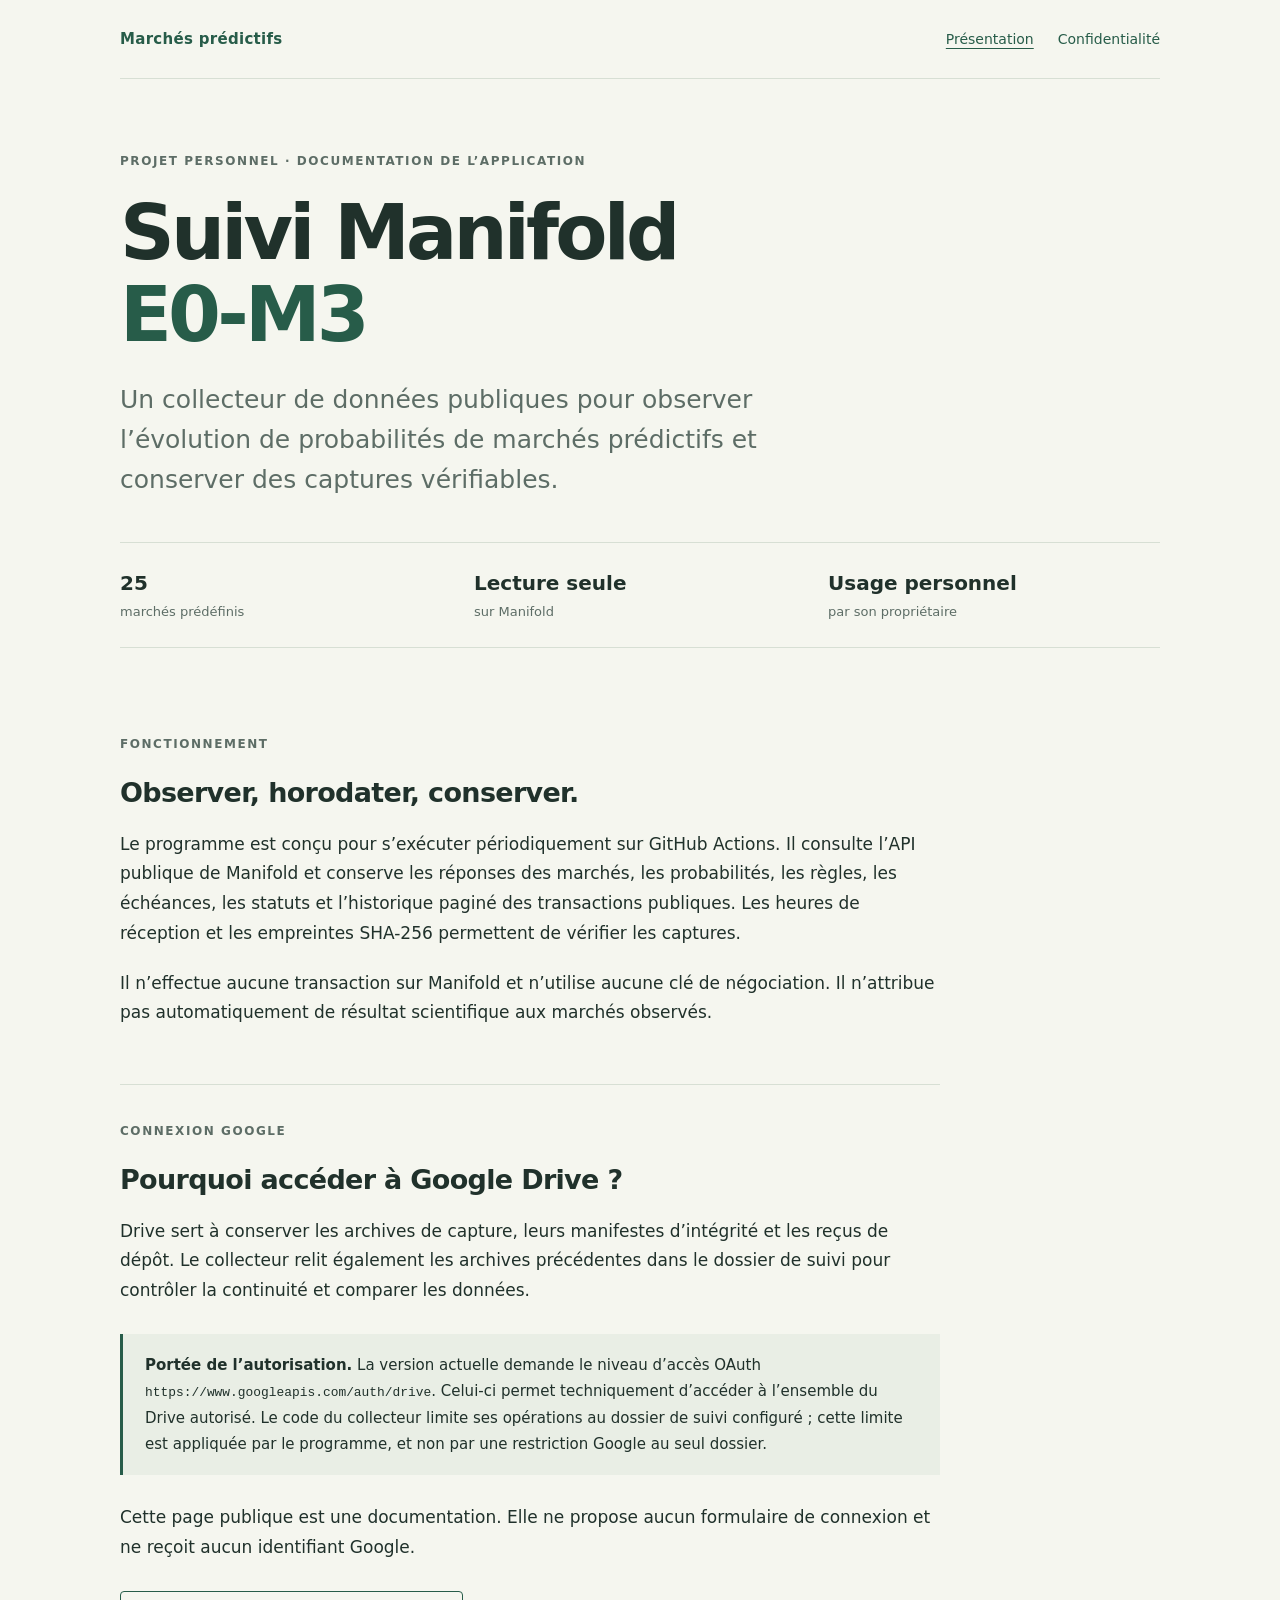
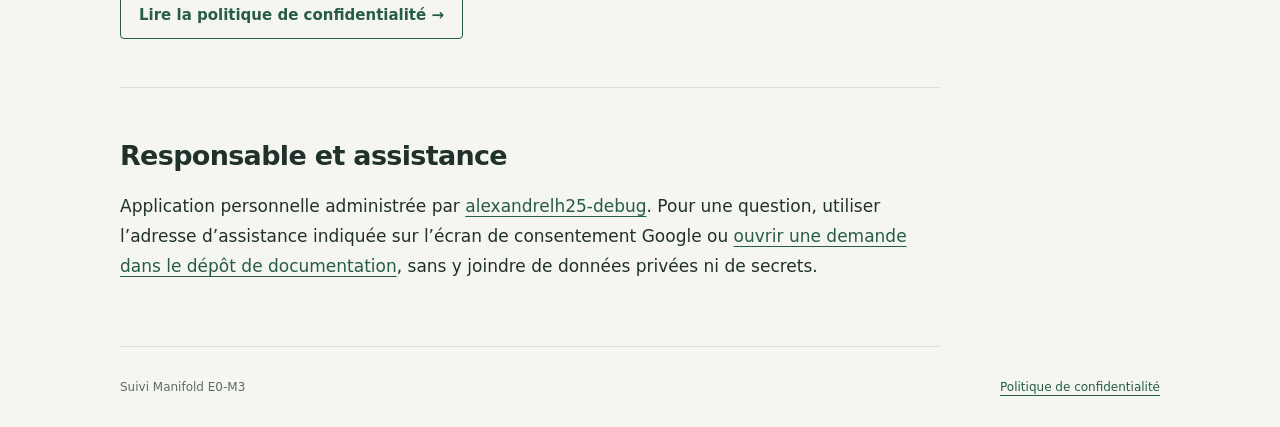
<file: index.html>
<!doctype html>
<html lang="fr">
<head>
<meta charset="utf-8">
<meta name="google-site-verification" content="dc48NmyfaETM3Uc0x7AVWSqrrS4p0wINKPv0_w6TWYk" />
<meta name="viewport" content="width=device-width,initial-scale=1">
<meta name="description" content="Présentation du collecteur personnel Suivi Manifold E0-M3 et de son utilisation de Google Drive.">
<title>Suivi Manifold E0-M3</title>
<link rel="stylesheet" href="style.css">
</head>
<body>
<a class="skip" href="#contenu">Aller au contenu</a>
<header class="wrap"><a class="brand" href="./">Marchés prédictifs</a><nav aria-label="Navigation principale"><a href="./" aria-current="page">Présentation</a><a href="privacy.html">Confidentialité</a></nav></header>
<main id="contenu" class="wrap">
<section class="hero">
<p class="eyebrow">Projet personnel · Documentation de l’application</p>
<h1>Suivi Manifold<br><span>E0-M3</span></h1>
<p class="lead">Un collecteur de données publiques pour observer l’évolution de probabilités de marchés prédictifs et conserver des captures vérifiables.</p>
<div class="facts" aria-label="Périmètre du collecteur"><div><strong>25</strong><span>marchés prédéfinis</span></div><div><strong>Lecture seule</strong><span>sur Manifold</span></div><div><strong>Usage personnel</strong><span>par son propriétaire</span></div></div>
</section>
<section class="section"><p class="eyebrow">Fonctionnement</p><h2>Observer, horodater, conserver.</h2><p>Le programme est conçu pour s’exécuter périodiquement sur GitHub Actions. Il consulte l’API publique de Manifold et conserve les réponses des marchés, les probabilités, les règles, les échéances, les statuts et l’historique paginé des transactions publiques. Les heures de réception et les empreintes SHA-256 permettent de vérifier les captures.</p><p>Il n’effectue aucune transaction sur Manifold et n’utilise aucune clé de négociation. Il n’attribue pas automatiquement de résultat scientifique aux marchés observés.</p></section>
<section class="section"><p class="eyebrow">Connexion Google</p><h2>Pourquoi accéder à Google Drive ?</h2><p>Drive sert à conserver les archives de capture, leurs manifestes d’intégrité et les reçus de dépôt. Le collecteur relit également les archives précédentes dans le dossier de suivi pour contrôler la continuité et comparer les données.</p><aside><strong>Portée de l’autorisation.</strong> La version actuelle demande le niveau d’accès OAuth <code>https://www.googleapis.com/auth/drive</code>. Celui-ci permet techniquement d’accéder à l’ensemble du Drive autorisé. Le code du collecteur limite ses opérations au dossier de suivi configuré ; cette limite est appliquée par le programme, et non par une restriction Google au seul dossier.</aside><p>Cette page publique est une documentation. Elle ne propose aucun formulaire de connexion et ne reçoit aucun identifiant Google.</p><a class="button" href="privacy.html">Lire la politique de confidentialité <span aria-hidden="true">→</span></a></section>
<section class="section compact"><h2>Responsable et assistance</h2><p>Application personnelle administrée par <a href="https://github.com/alexandrelh25-debug">alexandrelh25-debug</a>. Pour une question, utiliser l’adresse d’assistance indiquée sur l’écran de consentement Google ou <a href="https://github.com/alexandrelh25-debug/alexandrelh25-debug.github.io/issues">ouvrir une demande dans le dépôt de documentation</a>, sans y joindre de données privées ni de secrets.</p></section>
</main>
<footer class="wrap"><span>Suivi Manifold E0-M3</span><a href="privacy.html">Politique de confidentialité</a></footer>
</body></html>
</file>
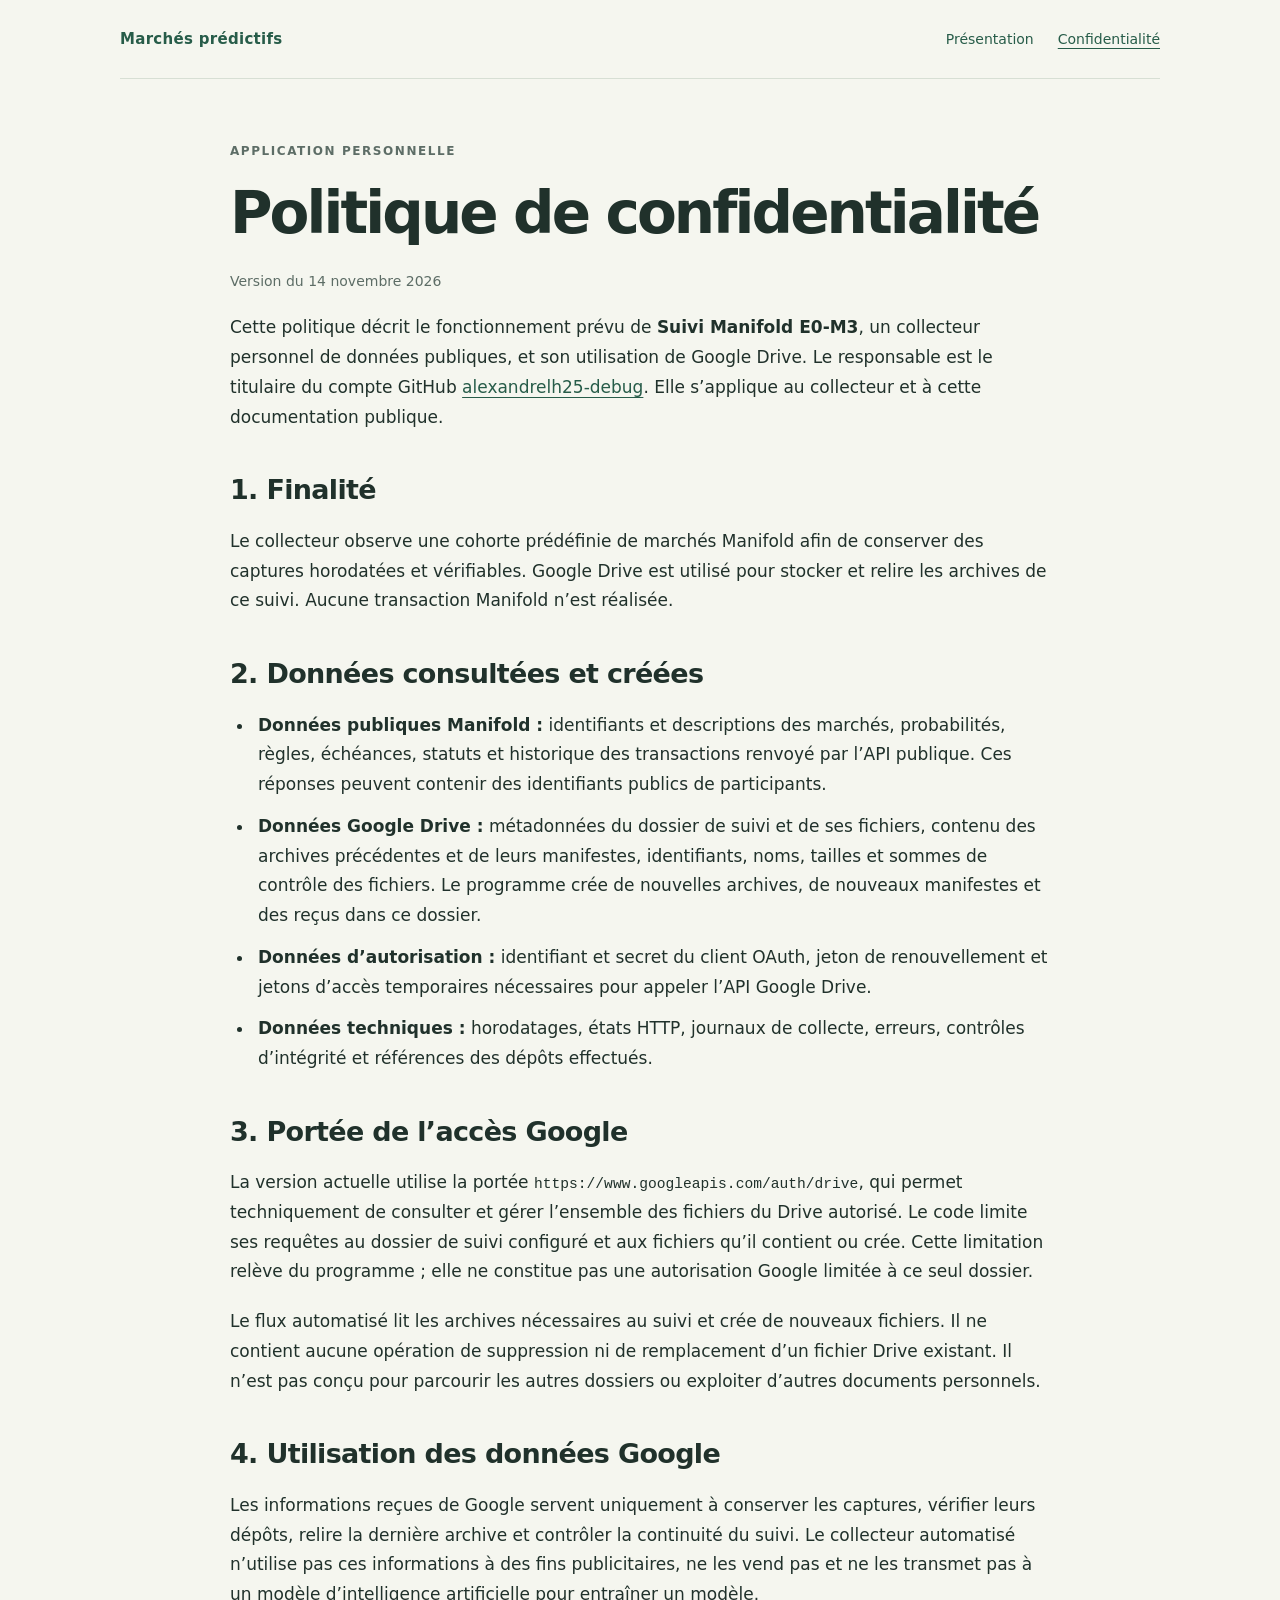
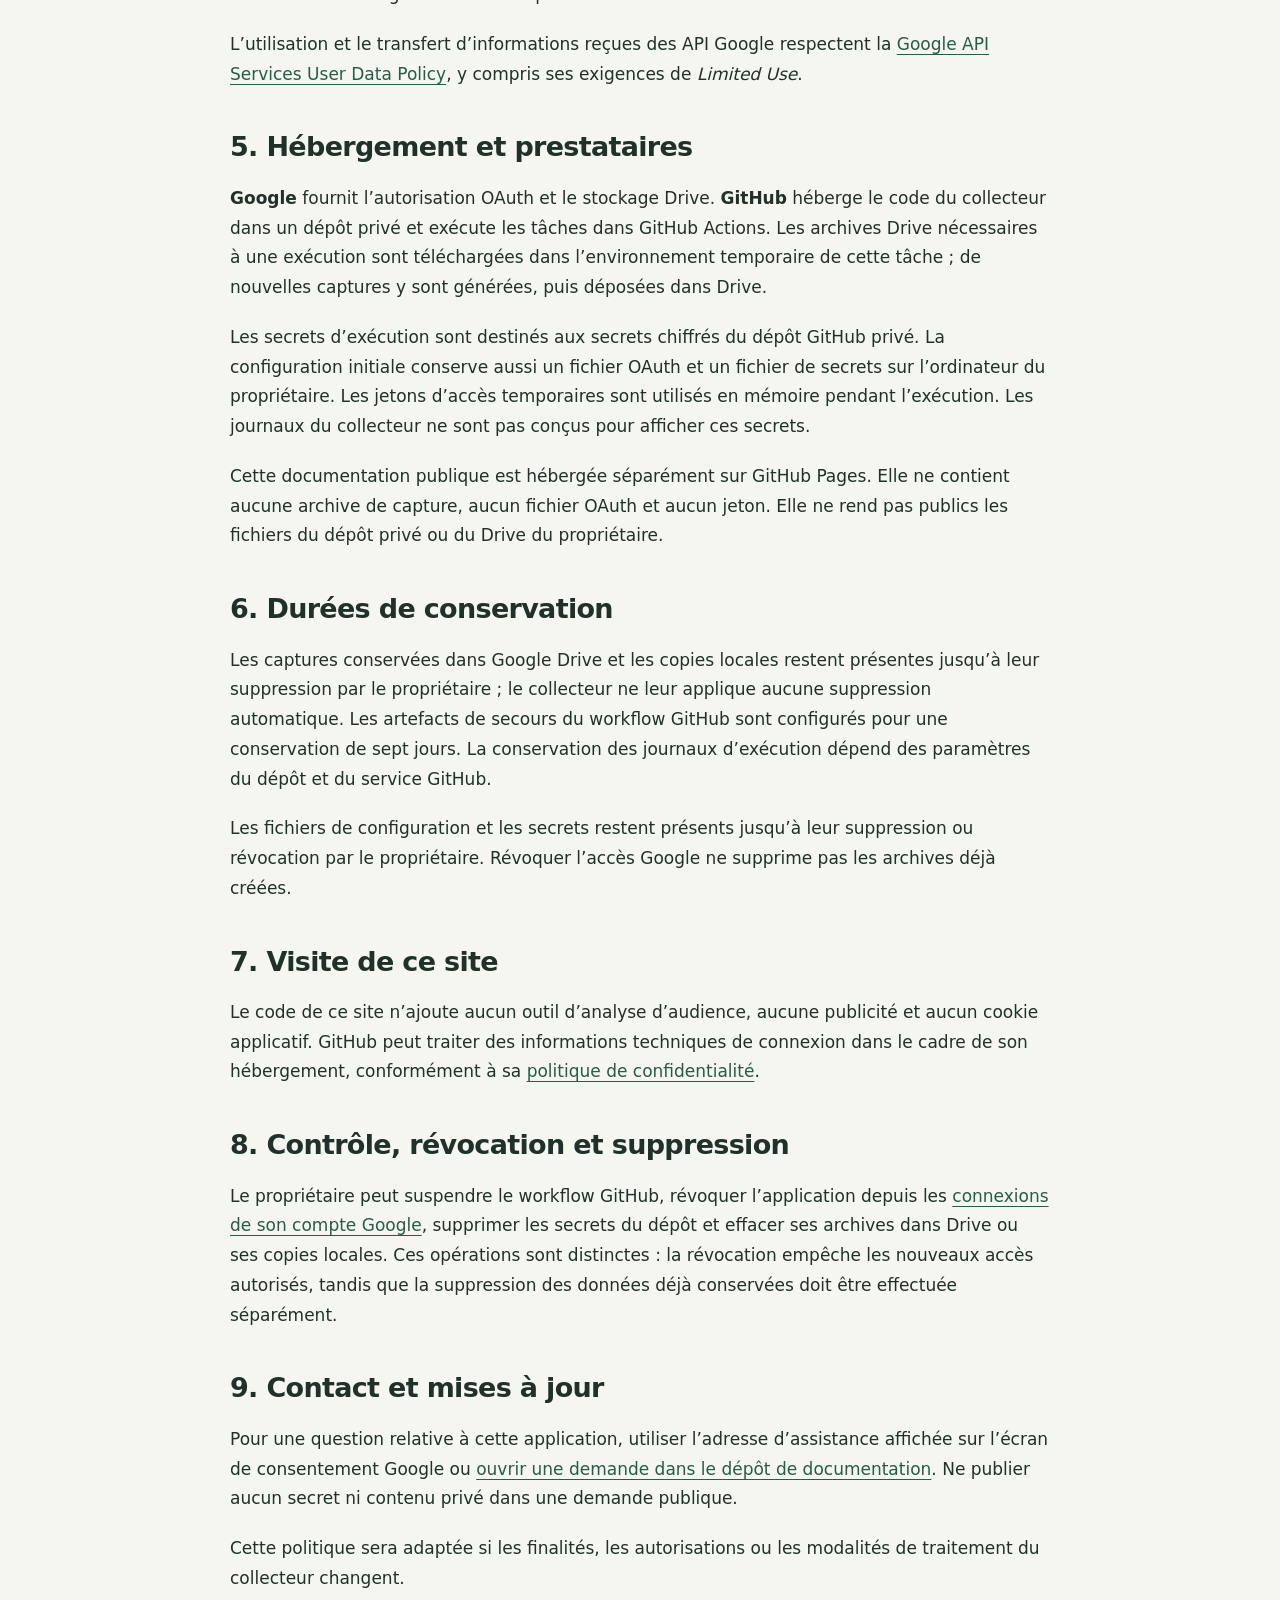
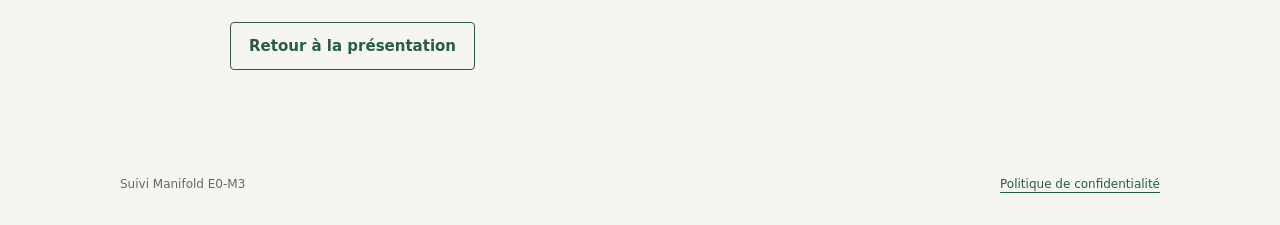
<file: privacy.html>
<!doctype html>
<html lang="fr">
<head>
<meta charset="utf-8">
<meta name="viewport" content="width=device-width,initial-scale=1">
<meta name="description" content="Politique de confidentialité du collecteur personnel Suivi Manifold E0-M3 : accès Google Drive, usages, stockage et révocation.">
<title>Confidentialité · Suivi Manifold E0-M3</title>
<link rel="stylesheet" href="style.css">
</head>
<body>
<a class="skip" href="#contenu">Aller au contenu</a>
<header class="wrap"><a class="brand" href="./">Marchés prédictifs</a><nav aria-label="Navigation principale"><a href="./">Présentation</a><a href="privacy.html" aria-current="page">Confidentialité</a></nav></header>
<main id="contenu" class="wrap article">
<p class="eyebrow">Application personnelle</p><h1>Politique de confidentialité</h1><p class="muted">Version du 14 novembre 2026</p>
<p>Cette politique décrit le fonctionnement prévu de <strong>Suivi Manifold E0-M3</strong>, un collecteur personnel de données publiques, et son utilisation de Google Drive. Le responsable est le titulaire du compte GitHub <a href="https://github.com/alexandrelh25-debug">alexandrelh25-debug</a>. Elle s’applique au collecteur et à cette documentation publique.</p>
<h2>1. Finalité</h2>
<p>Le collecteur observe une cohorte prédéfinie de marchés Manifold afin de conserver des captures horodatées et vérifiables. Google Drive est utilisé pour stocker et relire les archives de ce suivi. Aucune transaction Manifold n’est réalisée.</p>
<h2>2. Données consultées et créées</h2>
<ul><li><strong>Données publiques Manifold :</strong> identifiants et descriptions des marchés, probabilités, règles, échéances, statuts et historique des transactions renvoyé par l’API publique. Ces réponses peuvent contenir des identifiants publics de participants.</li><li><strong>Données Google Drive :</strong> métadonnées du dossier de suivi et de ses fichiers, contenu des archives précédentes et de leurs manifestes, identifiants, noms, tailles et sommes de contrôle des fichiers. Le programme crée de nouvelles archives, de nouveaux manifestes et des reçus dans ce dossier.</li><li><strong>Données d’autorisation :</strong> identifiant et secret du client OAuth, jeton de renouvellement et jetons d’accès temporaires nécessaires pour appeler l’API Google Drive.</li><li><strong>Données techniques :</strong> horodatages, états HTTP, journaux de collecte, erreurs, contrôles d’intégrité et références des dépôts effectués.</li></ul>
<h2>3. Portée de l’accès Google</h2>
<p>La version actuelle utilise la portée <code>https://www.googleapis.com/auth/drive</code>, qui permet techniquement de consulter et gérer l’ensemble des fichiers du Drive autorisé. Le code limite ses requêtes au dossier de suivi configuré et aux fichiers qu’il contient ou crée. Cette limitation relève du programme ; elle ne constitue pas une autorisation Google limitée à ce seul dossier.</p>
<p>Le flux automatisé lit les archives nécessaires au suivi et crée de nouveaux fichiers. Il ne contient aucune opération de suppression ni de remplacement d’un fichier Drive existant. Il n’est pas conçu pour parcourir les autres dossiers ou exploiter d’autres documents personnels.</p>
<h2>4. Utilisation des données Google</h2>
<p>Les informations reçues de Google servent uniquement à conserver les captures, vérifier leurs dépôts, relire la dernière archive et contrôler la continuité du suivi. Le collecteur automatisé n’utilise pas ces informations à des fins publicitaires, ne les vend pas et ne les transmet pas à un modèle d’intelligence artificielle pour entraîner un modèle.</p>
<p>L’utilisation et le transfert d’informations reçues des API Google respectent la <a href="https://developers.google.com/terms/api-services-user-data-policy">Google API Services User Data Policy</a>, y compris ses exigences de <em>Limited Use</em>.</p>
<h2>5. Hébergement et prestataires</h2>
<p><strong>Google</strong> fournit l’autorisation OAuth et le stockage Drive. <strong>GitHub</strong> héberge le code du collecteur dans un dépôt privé et exécute les tâches dans GitHub Actions. Les archives Drive nécessaires à une exécution sont téléchargées dans l’environnement temporaire de cette tâche ; de nouvelles captures y sont générées, puis déposées dans Drive.</p>
<p>Les secrets d’exécution sont destinés aux secrets chiffrés du dépôt GitHub privé. La configuration initiale conserve aussi un fichier OAuth et un fichier de secrets sur l’ordinateur du propriétaire. Les jetons d’accès temporaires sont utilisés en mémoire pendant l’exécution. Les journaux du collecteur ne sont pas conçus pour afficher ces secrets.</p>
<p>Cette documentation publique est hébergée séparément sur GitHub Pages. Elle ne contient aucune archive de capture, aucun fichier OAuth et aucun jeton. Elle ne rend pas publics les fichiers du dépôt privé ou du Drive du propriétaire.</p>
<h2>6. Durées de conservation</h2>
<p>Les captures conservées dans Google Drive et les copies locales restent présentes jusqu’à leur suppression par le propriétaire ; le collecteur ne leur applique aucune suppression automatique. Les artefacts de secours du workflow GitHub sont configurés pour une conservation de sept jours. La conservation des journaux d’exécution dépend des paramètres du dépôt et du service GitHub.</p>
<p>Les fichiers de configuration et les secrets restent présents jusqu’à leur suppression ou révocation par le propriétaire. Révoquer l’accès Google ne supprime pas les archives déjà créées.</p>
<h2>7. Visite de ce site</h2>
<p>Le code de ce site n’ajoute aucun outil d’analyse d’audience, aucune publicité et aucun cookie applicatif. GitHub peut traiter des informations techniques de connexion dans le cadre de son hébergement, conformément à sa <a href="https://docs.github.com/en/site-policy/privacy-policies/github-privacy-statement">politique de confidentialité</a>.</p>
<h2>8. Contrôle, révocation et suppression</h2>
<p>Le propriétaire peut suspendre le workflow GitHub, révoquer l’application depuis les <a href="https://myaccount.google.com/connections">connexions de son compte Google</a>, supprimer les secrets du dépôt et effacer ses archives dans Drive ou ses copies locales. Ces opérations sont distinctes : la révocation empêche les nouveaux accès autorisés, tandis que la suppression des données déjà conservées doit être effectuée séparément.</p>
<h2>9. Contact et mises à jour</h2>
<p>Pour une question relative à cette application, utiliser l’adresse d’assistance affichée sur l’écran de consentement Google ou <a href="https://github.com/alexandrelh25-debug/alexandrelh25-debug.github.io/issues">ouvrir une demande dans le dépôt de documentation</a>. Ne publier aucun secret ni contenu privé dans une demande publique.</p>
<p>Cette politique sera adaptée si les finalités, les autorisations ou les modalités de traitement du collecteur changent.</p>
<a class="button" href="./">Retour à la présentation</a>
</main>
<footer class="wrap"><span>Suivi Manifold E0-M3</span><a href="privacy.html">Politique de confidentialité</a></footer>
</body></html>
</file>
<file: style.css>
:root{color-scheme:light;--ink:#20312b;--muted:#5d6d66;--paper:#f5f6ef;--line:#d7dfd4;--accent:#275c49}
*{box-sizing:border-box}body{margin:0;background:var(--paper);color:var(--ink);font:17px/1.75 system-ui,-apple-system,BlinkMacSystemFont,"Segoe UI",sans-serif}
.wrap{width:min(100% - 48px,1040px);margin-inline:auto}a{color:var(--accent);text-underline-offset:4px}a:hover{text-decoration-thickness:2px}a:focus-visible{outline:3px solid #bb6b29;outline-offset:4px}header{display:flex;align-items:center;justify-content:space-between;gap:24px;padding-block:26px;border-bottom:1px solid var(--line)}.brand{font-size:15px;font-weight:750;text-decoration:none;letter-spacing:.02em}nav{display:flex;gap:24px;font-size:14px}nav a{text-decoration:none}nav a[aria-current]{text-decoration:underline}.hero{padding:72px 0 50px}.eyebrow{text-transform:uppercase;font-size:12px;font-weight:750;letter-spacing:.13em;color:var(--muted)}h1{font-size:clamp(40px,7vw,76px);line-height:1.08;letter-spacing:-.05em;font-weight:650;margin:20px 0 24px}h1 span{color:var(--accent)}.lead{max-width:730px;font-size:clamp(20px,2.4vw,25px);line-height:1.6;color:var(--muted)}.facts{display:grid;grid-template-columns:repeat(3,1fr);border-block:1px solid var(--line);margin-top:42px;padding-block:23px;gap:22px}.facts div{display:flex;flex-direction:column}.facts strong{font-size:20px;font-weight:650}.facts span{font-size:13px;color:var(--muted)}.section{max-width:820px;padding:36px 0;border-bottom:1px solid var(--line)}h2{font-size:27px;letter-spacing:-.025em;line-height:1.35;margin:14px 0 18px}p{margin:0 0 20px}.button{display:inline-block;border:1px solid var(--accent);padding:10px 18px;border-radius:4px;text-decoration:none;font-size:15px;font-weight:600;margin:8px 0 12px}.button:hover{background:#e7ede4}aside{border-left:3px solid var(--accent);padding:18px 22px;background:#e9eee5;font-size:15px;margin:28px 0}code{font-size:.86em;overflow-wrap:anywhere}.compact{padding-bottom:44px}.article{max-width:820px;padding-block:62px}.article h1{font-size:clamp(36px,5vw,58px)}.article h2{margin-top:40px}.muted{color:var(--muted);font-size:14px}li{padding-left:4px;margin-bottom:12px}ul{padding-left:24px}footer{display:flex;justify-content:space-between;gap:20px;padding-block:30px;font-size:12px;color:var(--muted)}.skip{position:absolute;left:12px;top:-80px;background:white;padding:12px}.skip:focus{top:10px}
@media(max-width:620px){.wrap{width:calc(100% - 36px)}header{align-items:flex-start;flex-direction:column;gap:12px}nav{gap:20px}.hero{padding-top:42px}.facts{grid-template-columns:1fr;gap:14px}.facts div{flex-direction:row;flex-wrap:wrap;gap:6px 12px;align-items:baseline}.section{padding-top:28px}.article{padding-top:36px}footer{flex-direction:column;gap:5px}.article h2{font-size:23px}}
</file>
